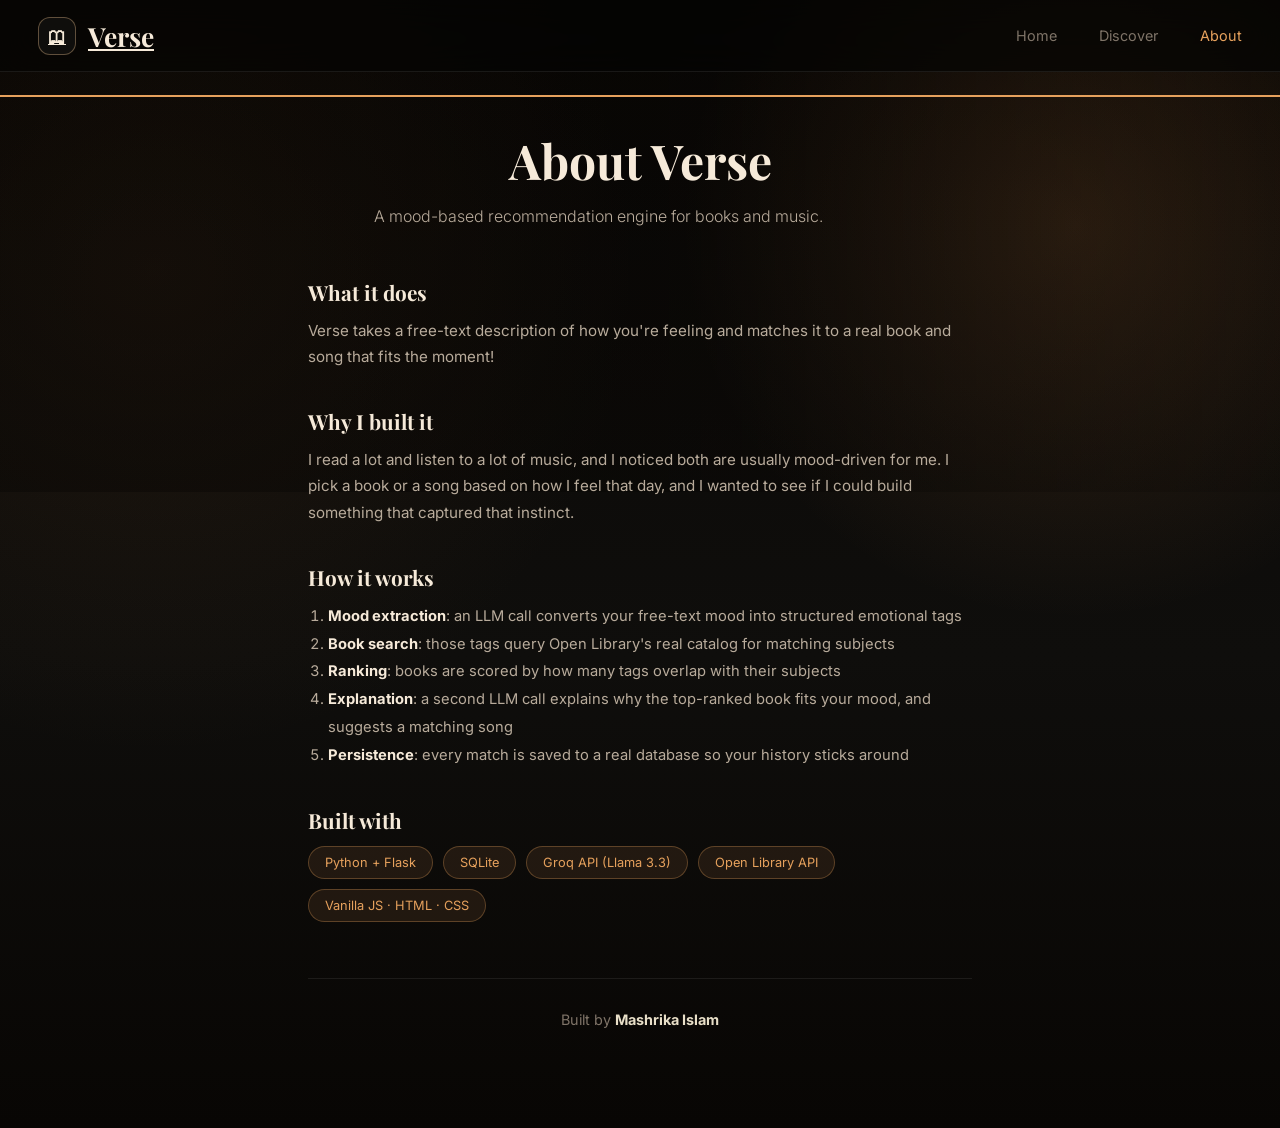
<file: about.html>
<!DOCTYPE html>
<html lang="en">
<head>
  <meta charset="UTF-8" />
  <meta name="viewport" content="width=device-width, initial-scale=1.0" />
  <title>About Verse</title>

  <link href="https://fonts.googleapis.com/css2?family=Playfair+Display:ital,wght@0,400;0,600;0,700;1,400&family=Inter:wght@300;400;500;600;700&display=swap" rel="stylesheet">
  <link rel="stylesheet" href="style.css" />
  <link rel="stylesheet" href="about.css" />
</head>

<body>
  <div class="app-shell">

    <nav class="navbar">
      <a href="index.html" class="brand">
        <div class="brand-icon">🕮</div>
        <span>Verse</span>
      </a>

      <div class="nav-links">
        <a href="index.html">Home</a>
        <a href="discover.html">Discover</a>
        <a href="about.html" class="active">About</a>
      </div>
    </nav>

    <main class="about-main">
      <section class="about-hero">
        <h1>About Verse</h1>
        <p class="tagline">A mood-based recommendation engine for books and music.</p>
      </section>

      <section class="about-section">
        <h2>What it does</h2>
        <p>Verse takes a free-text description of how you're feeling and matches it to a real book and song that fits the moment! </p>
      </section>

      <section class="about-section">
        <h2>Why I built it</h2>
        <p>I read a lot and listen to a lot of music, and I noticed both are usually mood-driven for me. I pick a book or a song based on how I feel that day, and I wanted to see if I could build something that captured that instinct.</p>
      </section>

      <section class="about-section">
        <h2>How it works</h2>
        <ol class="how-list">
          <li><strong>Mood extraction</strong>: an LLM call converts your free-text mood into structured emotional tags</li>
          <li><strong>Book search</strong>: those tags query Open Library's real catalog for matching subjects</li>
          <li><strong>Ranking</strong>: books are scored by how many tags overlap with their subjects</li>
          <li><strong>Explanation</strong>: a second LLM call explains why the top-ranked book fits your mood, and suggests a matching song</li>
          <li><strong>Persistence</strong>: every match is saved to a real database so your history sticks around</li>
        </ol>
      </section>

      <section class="about-section">
        <h2>Built with</h2>
        <div class="tech-tags">
          <span class="tech-tag">Python + Flask</span>
          <span class="tech-tag">SQLite</span>
          <span class="tech-tag">Groq API (Llama 3.3)</span>
          <span class="tech-tag">Open Library API</span>
          <span class="tech-tag">Vanilla JS · HTML · CSS</span>
        </div>
      </section>

      <section class="about-footer">
        <p>Built by <strong>Mashrika Islam</strong></p>
      </section>
    </main>

  </div>
  <script src="theme.js"></script>
</body>
</html>
</file>
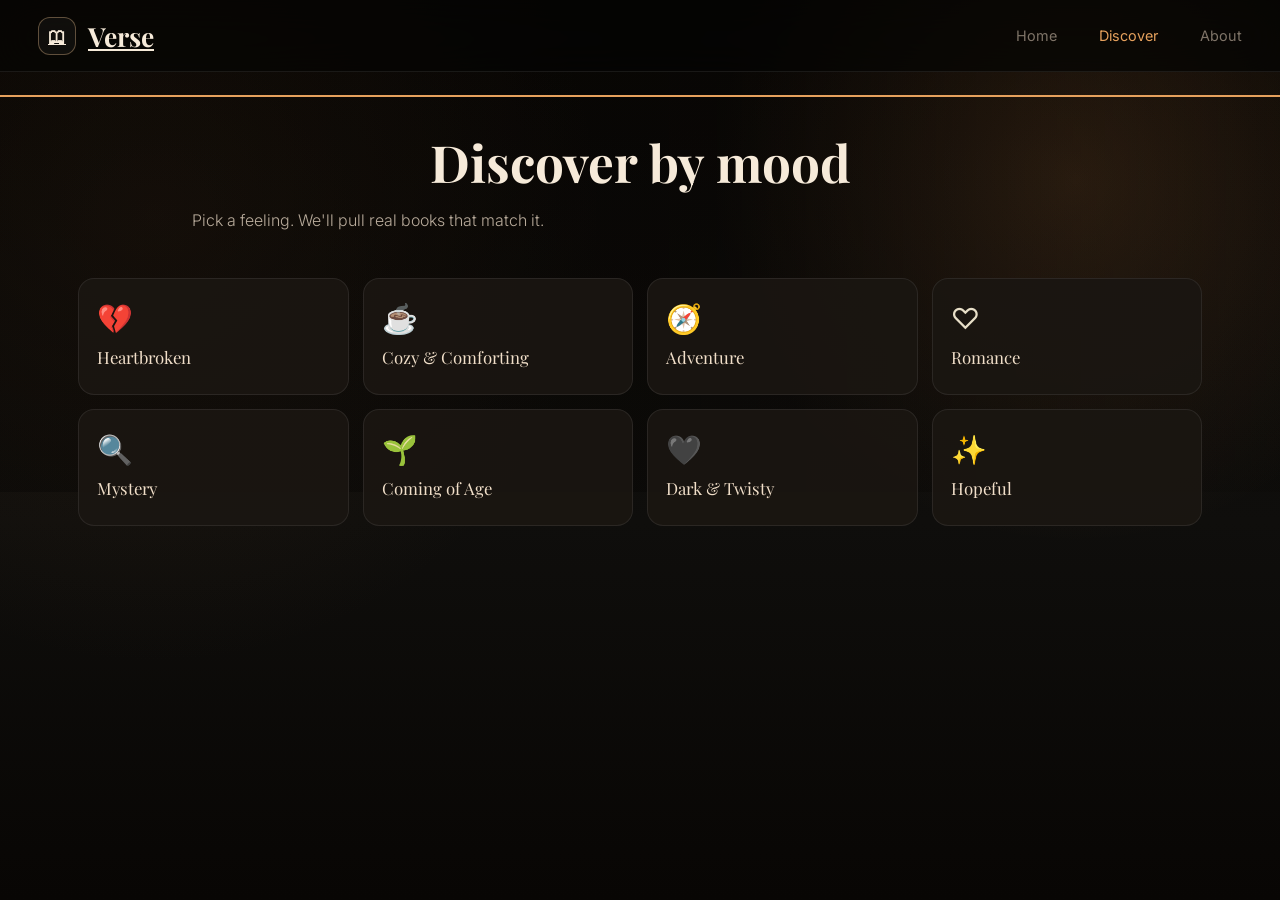
<file: discover.html>
<!DOCTYPE html>
<html lang="en">
<head>
  <meta charset="UTF-8" />
  <meta name="viewport" content="width=device-width, initial-scale=1.0" />
  <title>Discover — Verse</title>

  <link href="https://fonts.googleapis.com/css2?family=Playfair+Display:ital,wght@0,400;0,600;0,700;1,400&family=Inter:wght@300;400;500;600;700&display=swap" rel="stylesheet">
  <link rel="stylesheet" href="style.css" />
  <link rel="stylesheet" href="discover.css" />
</head>

<body>
  <div class="app-shell">

    <nav class="navbar">
      <a href="index.html" class="brand">
        <div class="brand-icon">🕮</div>
        <span>Verse</span>
      </a>

      <div class="nav-links">
        <a href="index.html">Home</a>
        <a href="discover.html" class="active">Discover</a>
        <a href="about.html">About</a>
      </div>
    </nav>

    <main>
      <section class="discover-hero">
        <h1>Discover by mood</h1>
        <p class="tagline">Pick a feeling. We'll pull real books that match it.</p>
      </section>

      <section class="category-grid" id="category-grid">
        <!-- categories injected by JS -->
      </section>

      <section id="book-results" class="book-results"></section>
    </main>

  </div>

  <script src="discover.js"></script>
  <script src="theme.js"></script>
  
</body>
</html>
</file>
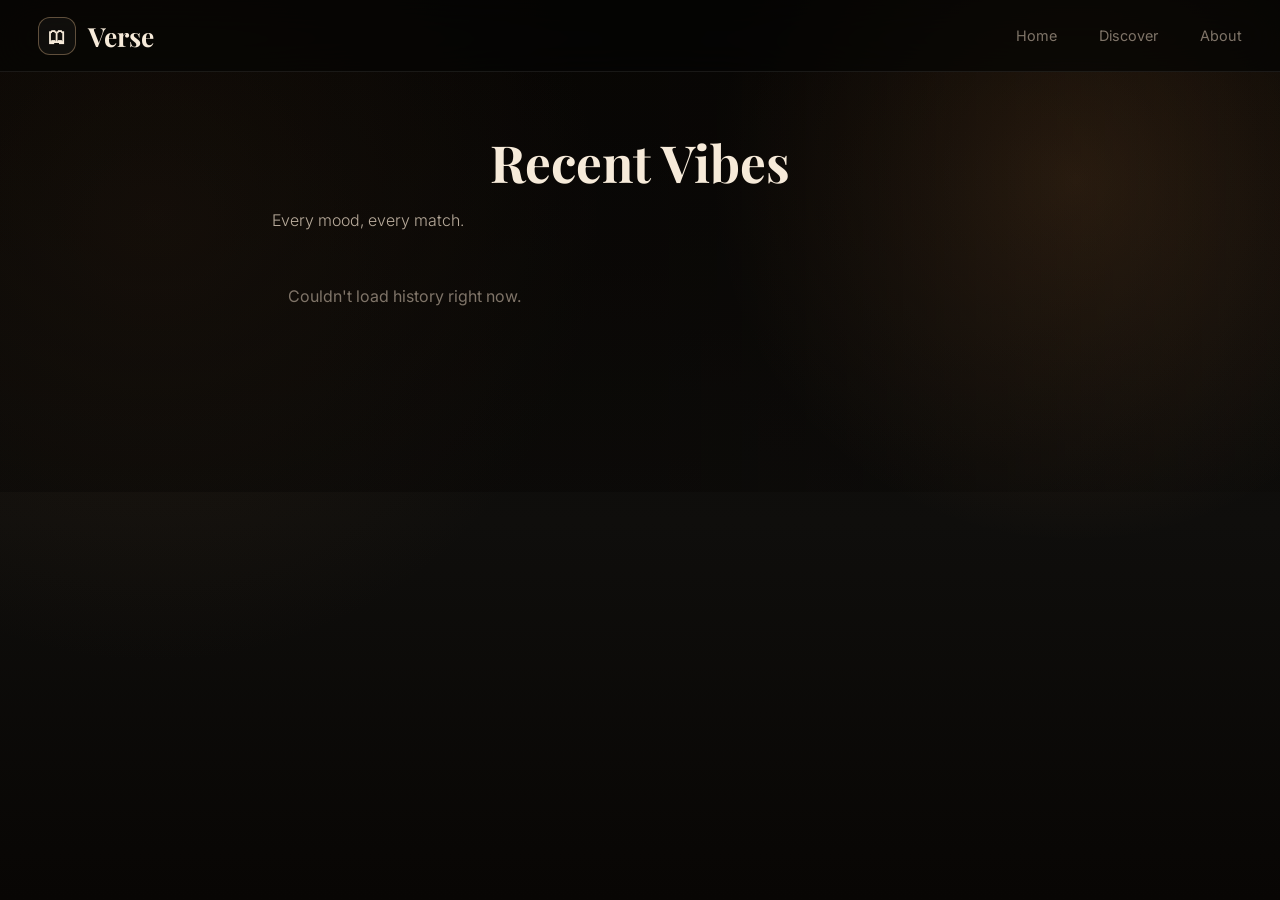
<file: history.html>
<!DOCTYPE html>
<html lang="en">
<head>
  <meta charset="UTF-8" />
  <meta name="viewport" content="width=device-width, initial-scale=1.0" />
  <title>Recent Recommendations — Verse</title>
  <link href="https://fonts.googleapis.com/css2?family=Playfair+Display:ital,wght@0,400;0,600;0,700;1,400&family=Inter:wght@300;400;500;600;700&display=swap" rel="stylesheet">
  <link rel="stylesheet" href="style.css" />
  <link rel="stylesheet" href="history.css" />
</head>
<body>
  <div class="app-shell">
    <nav class="navbar">
      <a href="index.html" class="brand" style="text-decoration:none;">
        <div class="brand-icon">🕮</div>
        <span>Verse</span>
      </a>
      <div class="nav-links">
        <a href="index.html">Home</a>
        <a href="discover.html">Discover</a>
        <a href="about.html">About</a>
      </div>
    </nav>

    <main>
      <section class="history-hero">
        <h1>Recent Vibes</h1>
        <p class="tagline">Every mood, every match.</p>
      </section>

      <section class="history-list" id="history-list">
        <p class="loading">Loading recent vibes...</p>
      </section>
    </main>
  </div>

  <script src="theme.js"></script>
  <script src="history-page.js"></script>
</body>
</html>
</file>
<file: style.css>
*,
*::before,
*::after {
  box-sizing: border-box;
  margin: 0;
  padding: 0;
}
:root {
  --bg-main: #080604;
  --bg-mid: #0f0e0c;
  --bg-card: rgba(27, 22, 18, 0.92);
  --text-primary: #e8dfc8;
  --text-heading: #f6ead9;
  --text-muted: #b8ab9b;
  --text-faint: #7f7468;
  --border-color: rgba(255, 255, 255, 0.08);
  --accent: #e6a15d;
  --hero-overlay: rgba(8, 6, 4, 0.96);
  --hero-overlay-2: rgba(8, 6, 4, 0.25);
}

body.day-mode {
  --bg-main: #fdf6ec;
  --bg-mid: #faeed9;
  --bg-card: rgba(255, 252, 246, 0.94);
  --text-primary: #3d2f22;
  --text-heading: #2b2015;
  --text-muted: #7a6650;
  --text-faint: #9c8a73;
  --border-color: rgba(61, 47, 34, 0.1);
  --accent: #c75e3c;
  --hero-overlay: rgba(253, 246, 236, 0.88);
  --hero-overlay-2: rgba(253, 246, 236, 0.35);
}

body {
  font-family: 'Inter', sans-serif;
  background:
    radial-gradient(circle at 84% 20%, rgba(201, 129, 66, 0.2), transparent 28%),
    radial-gradient(circle at 12% 24%, rgba(111, 73, 38, 0.18), transparent 34%),
    linear-gradient(180deg, var(--bg-main) 0%, var(--bg-mid) 58%, var(--bg-main) 100%);
  color: var(--text-primary);
  min-height: 100vh;
  transition: background 0.4s ease, color 0.4s ease;
}

body::before {
  content: "";
  position: fixed;
  inset: 72px 0 auto 0;
  height: 420px;
  pointer-events: none;
  background:
    linear-gradient(90deg, var(--hero-overlay) 0%, var(--hero-overlay) 52%, var(--hero-overlay-2) 100%),
    url("https://images.unsplash.com/photo-1507842217343-583bb7270b66?auto=format&fit=crop&w=1800&q=80");
  background-size: cover;
  background-position: center;
  opacity: 0.42;
  z-index: -1;
  transition: opacity 0.4s ease;
}

body.day-mode::before {
  background:
    linear-gradient(90deg, var(--hero-overlay) 0%, var(--hero-overlay) 52%, var(--hero-overlay-2) 100%),
    url("https://i.imgur.com/YFcIeOl.jpeg");
  background-size: cover;
  background-position: center;
  opacity: 0.65;
}
.app-shell {
  min-height: 100vh;
}

/* Navbar */

.navbar {
  height: 72px;
  padding: 0 38px;
  display: flex;
  align-items: center;
  justify-content: space-between;
  border-bottom: 1px solid var(--border-color);
  background: rgba(5, 4, 3, 0.76);
  backdrop-filter: blur(18px);
  position: sticky;
  top: 0;
  z-index: 10;
}

.brand {
  display: flex;
  align-items: center;
  gap: 12px;
  font-family: 'Playfair Display', serif;
  font-size: 1.65rem;
  font-weight: 700;
  color: var(--text-heading);
}

.brand-icon {
  width: 38px;
  height: 38px;
  border: 1px solid rgba(240, 198, 144, 0.36);
  border-radius: 12px;
  display: grid;
  place-items: center;
  background: rgba(255, 255, 255, 0.04);
  font-size: 1.1rem;
}

.nav-links {
  display: flex;
  gap: 42px;
  font-size: 0.9rem;
  color: var(--text-faint);
}

.nav-links a {
  cursor: pointer;
  text-decoration: none;
  color: var(--text-faint);
}

.nav-links .active {
  color: var(--accent);
}
.nav-links .active::after {
  content: "";
  position: absolute;
  left: 0;
  right: 0;
  bottom: -26px;
  height: 2px;
  background: var(--accent);
}

.mode-pill {
  background: rgba(255, 255, 255, 0.06);
  border: 1px solid var(--border-color);
  color: #dfd0bd;
  border-radius: 999px;
  padding: 10px 16px;
  min-height: auto;
  box-shadow: none;
}

/* Hero */

.hero {
  max-width: 1180px;
  margin: 0 auto;
  padding: 70px 28px 22px;
  min-height: 360px;
}

.hero-content {
  max-width: 830px;
}

.hero h1 {
  font-family: 'Playfair Display', serif;
  font-size: clamp(3rem, 6vw, 5.35rem);
  line-height: 0.97;
  letter-spacing: -0.055em;
  color: var(--text-heading);
  margin-bottom: 20px;
  font-weight: 600;
}

.tagline {
  color: var(--text-muted);
  font-size: 1.05rem;
  line-height: 1.6;
  max-width: 580px;
  font-weight: 300;
}

/* Input */

.input-section {
  display: grid;
  grid-template-columns: minmax(0, 1fr) 172px;
  gap: 16px;
  align-items: center;
  margin-top: 28px;
}

textarea {
  width: 100%;
  height: 78px;
  padding: 18px 20px;
  font-family: 'Inter', sans-serif;
  font-size: 0.95rem;
  line-height: 1.5;
  border: 1px solid var(--border-color);
  border-radius: 14px;
  background: var(--bg-card);
  resize: none;
  color: var(--text-primary);
  box-shadow: inset 0 0 0 1px rgba(255, 255, 255, 0.02);
}

textarea::placeholder {
  color: var(--text-faint);
}

textarea:focus {
  outline: none;
  border-color: #e6a15d;
}

button {
  background: linear-gradient(135deg, var(--accent), #b54e30);
  color: #21140b;
  padding: 16px 24px;
  border: none;
  border-radius: 14px;
  font-family: 'Inter', sans-serif;
  font-size: 0.95rem;
  font-weight: 700;
  cursor: pointer;
  min-height: 58px;
  box-shadow: 0 16px 38px rgba(195, 105, 40, 0.22);
  transition: transform 0.15s, opacity 0.2s;
}

button:hover {
  opacity: 0.92;
}

button:active {
  transform: scale(0.98);
}

button:disabled {
  background: #4a4030;
  color: #7a6a50;
  cursor: not-allowed;
}

.match-btn {
  display: flex;
  align-items: center;
  justify-content: center;
  gap: 12px;
}

.try-row {
  display: flex;
  align-items: center;
  gap: 12px;
  margin-top: 18px;
  color: #a99b8b;
  font-size: 0.82rem;
}

.mood-chips {
  display: flex;
  flex-wrap: wrap;
  gap: 9px;
  margin: 0;
}

.chip {
  background: rgba(255, 255, 255, 0.06);
  border: 1px solid var(--border-color);
  color: #cbbdaa;
  padding: 7px 14px;
  border-radius: 999px;
  font-size: 0.78rem;
  cursor: pointer;
  transition: all 0.2s;
}

.chip:hover {
  background: rgba(230, 161, 93, 0.18);
  color: #f6d2a8;
  border-color: rgba(230, 161, 93, 0.45);
}

/* Results */

#result {
  max-width: 1180px;
  margin: 26px auto 0;
  padding: 0 28px;
}

.matches-grid {
  display: grid;
  grid-template-columns: 1.05fr 0.95fr;
  gap: 14px;
  animation: fadeUp 0.4s ease;
}

.match-card {
  background: var(--bg-card);
  border: 1px solid var(--border-color);
  border-radius: 18px;
  padding: 18px;
  box-shadow: 0 18px 60px rgba(0, 0, 0, 0.42);
}
.card-label {
  font-family: 'Playfair Display', serif;
  font-size: 1.05rem;
  color: var(--text-heading);
  margin-bottom: 14px;
}

.book-layout,
.song-layout {
  display: grid;
  grid-template-columns: 150px 1fr;
  gap: 24px;
}

.cover {
  width: 150px;
  height: 220px;
  object-fit: cover;
  border-radius: 10px;
  box-shadow: 0 14px 35px rgba(0, 0, 0, 0.55);
}

.book-info h2,
.song-info h2 {
  font-family: 'Playfair Display', serif;
  font-size: 1.85rem;
  font-weight: 400;
  line-height: 1.15;
  color: #f7ead9;
  margin-bottom: 5px;
}

.author {
  color: #b7a693;
  font-size: 0.9rem;
  margin-bottom: 12px;
}

.book-meta {
  display: flex;
  gap: 12px;
  flex-wrap: wrap;
  color: #e2a45f;
  font-size: 0.78rem;
  margin-bottom: 16px;
}

.why {
  font-size: 0.92rem;
  line-height: 1.65;
  color: #c9bbaa;
  margin-bottom: 14px;
}

.firstline {
  font-family: 'Playfair Display', serif;
  font-style: italic;
  color: #8e8172;
  font-size: 0.9rem;
  border-left: 2px solid rgba(230, 161, 93, 0.32);
  padding-left: 14px;
  margin-bottom: 18px;
  line-height: 1.55;
}

.card-actions {
  display: flex;
  justify-content: space-between;
  gap: 14px;
  align-items: center;
}

.outline-btn,
.spotify-btn {
  display: inline-block;
  border: 1px solid rgba(255, 255, 255, 0.14);
  color: #f0dec9;
  background: rgba(255, 255, 255, 0.04);
  padding: 10px 16px;
  border-radius: 9px;
  text-decoration: none;
  font-size: 0.82rem;
}

.ghost-btn {
  background: transparent;
  color: #d7a06a;
  box-shadow: none;
  padding: 0;
  min-height: auto;
  font-size: 0.8rem;
}

.album-art {
  width: 150px;
  height: 150px;
  border-radius: 12px;
  display: grid;
  place-items: center;
  font-size: 3rem;
  color: rgba(255, 255, 255, 0.65);
  background:
    linear-gradient(160deg, rgba(148, 132, 111, 0.5), rgba(38, 35, 32, 0.95)),
    radial-gradient(circle at 30% 20%, rgba(244, 178, 104, 0.45), transparent 36%);
  box-shadow: 0 14px 35px rgba(0, 0, 0, 0.45);
}

.song-reason {
  font-size: 0.92rem;
  color: #c9bbaa;
  line-height: 1.65;
  margin: 18px 0;
}

.fake-player {
  display: grid;
  grid-template-columns: 42px auto 1fr auto;
  gap: 10px;
  align-items: center;
  color: #9f9283;
  font-size: 0.78rem;
  margin-bottom: 18px;
}

.fake-player button {
  width: 42px;
  height: 42px;
  min-height: 42px;
  padding: 0;
  border-radius: 50%;
}

.player-line {
  height: 4px;
  background: rgba(255, 255, 255, 0.12);
  border-radius: 999px;
}

.spotify-btn {
  border-color: rgba(30, 215, 96, 0.35);
  color: #dfffe9;
}

/* Source cards */

.source-row {
  max-width: 1180px;
  margin: 10px auto 0;
  padding: 0 28px;
  display: grid;
  grid-template-columns: 1fr 1fr;
  gap: 14px;
}

.source-card {
  background: var(--bg-card);
  border: 1px solid var(--border-color);
  border-radius: 14px;
  padding: 14px 18px;
  display: flex;
  align-items: center;
  gap: 14px;
}

.source-icon {
  font-size: 1.6rem;
  color: #dca060;
}

.spotify-dot {
  color: #1db954;
}

.source-card strong {
  color: #dfd2bf;
  font-size: 0.84rem;
  font-weight: 600;
}

.source-card p {
  color: var(--text-faint);
  font-size: 0.74rem;
  margin-top: 3px;
}

/* Bottom dashboard */

.dashboard-row {
  max-width: 1180px;
  margin: 14px auto 80px;
  padding: 0 28px;
  display: grid;
  grid-template-columns: 1fr 1fr 1fr;
  gap: 14px;
}

.mini-panel {
  background: var(--bg-card);
  border: 1px solid var(--border-color);
  border-radius: 16px;
  padding: 16px;
  min-height: 190px;
}

.panel-header {
  display: flex;
  justify-content: space-between;
  align-items: center;
  margin-bottom: 14px;
}

.panel-header h2 {
  font-family: 'Playfair Display', serif;
  font-size: 1rem;
  color: #f3e5d2;
}

.panel-header span {
  color: #c9935c;
  font-size: 0.75rem;
}

.mood-gallery {
  display: grid;
  grid-template-columns: repeat(4, 1fr);
  gap: 10px;
}

.mood-gallery div {
  min-height: 116px;
  border-radius: 12px;
  padding: 10px;
  background:
    linear-gradient(180deg, rgba(89, 66, 48, 0.58), rgba(17, 14, 12, 0.95));
  display: flex;
  flex-direction: column;
  justify-content: space-between;
}

.mood-art {
  font-size: 1.45rem;
}

.mood-gallery p {
  color: #ead8c2;
  font-size: 0.76rem;
  line-height: 1.2;
}

.recent-list {
  display: flex;
  flex-direction: column;
}

.recent-list:empty::before {
  content: "Your recent matches will appear here after you get a recommendation.";
  color: var(--text-faint);
  font-size: 0.82rem;
  line-height: 1.5;
}

.history-card {
  display: grid;
  grid-template-columns: 42px 1fr auto;
  gap: 10px;
  align-items: start;
  padding: 9px 0;
  border-bottom: 1px solid rgba(255, 255, 255, 0.06);
}

.history-cover {
  width: 42px;
  height: 58px;
  object-fit: cover;
  border-radius: 5px;
}

.history-info h3 {
  font-family: 'Inter', sans-serif;
  font-size: 0.78rem;
  color: #dfd0bd;
  font-weight: 500;
  margin-bottom: 3px;
}

.history-mood {
  color: #8f8376;
  font-size: 0.72rem;
  line-height: 1.35;
  display: -webkit-box;
  -webkit-line-clamp: 1;
  -webkit-box-orient: vertical;
  overflow: hidden;
}

.history-date,
.history-info .author,
.history-info .more-link {
  display: none;
}

.delete-btn {
  background: none;
  border: none;
  box-shadow: none;
  min-height: auto;
  color: #695f54;
  cursor: pointer;
  font-size: 0.8rem;
  padding: 0;
}

.delete-btn:hover {
  color: #b89d80;
}

.book-strip {
  display: grid;
  grid-template-columns: repeat(3, 1fr);
  gap: 9px;
}

/* Loading */

.loading {
  text-align: center;
  color: var(--text-faint);
  font-size: 0.9rem;
  padding: 34px 0;
  animation: pulse 1.5s ease-in-out infinite;
}

.error-message {
  max-width: 1180px;
  margin: 0 auto;
  color: #bda996;
  background: var(--bg-card);
  border: 1px solid var(--border-color);
  border-radius: 16px;
  padding: 22px;
}

@keyframes pulse {
  0%, 100% {
    opacity: 1;
  }

  50% {
    opacity: 0.35;
  }
}

@keyframes fadeUp {
  from {
    opacity: 0;
    transform: translateY(12px);
  }

  to {
    opacity: 1;
    transform: translateY(0);
  }
}

/* Mobile */

@media (max-width: 900px) {
  .navbar {
    padding: 0 20px;
  }

  .nav-links {
    display: none;
  }

  .input-section,
  .matches-grid,
  .source-row,
  .dashboard-row {
    grid-template-columns: 1fr;
  }

  .book-layout,
  .song-layout {
    grid-template-columns: 110px 1fr;
  }

  .cover {
    width: 110px;
    height: 165px;
  }

  .album-art {
    width: 110px;
    height: 110px;
  }

  .hero {
    padding-top: 46px;
  }

  .try-row {
    align-items: flex-start;
    flex-direction: column;
  }
}

@media (max-width: 560px) {
  .brand {
    font-size: 1.35rem;
  }

  .mode-pill {
    display: none;
  }

  .hero {
    padding-left: 20px;
    padding-right: 20px;
  }

  #result,
  .source-row,
  .dashboard-row {
    padding-left: 20px;
    padding-right: 20px;
  }

  .book-layout,
  .song-layout {
    grid-template-columns: 1fr;
  }

  .cover,
  .album-art {
    width: 125px;
  }

  .cover {
    height: 185px;
  }

  .dashboard-row {
    display: none;
  }

  .source-row {
    display: none;
  }
}

.album-art-img {
  width: 150px;
  height: 150px;
  object-fit: cover;
  border-radius: 12px;
  box-shadow: 0 14px 35px rgba(0, 0, 0, 0.45);
  flex-shrink: 0;
}

.curated-badge {
  display: inline-block;
  background: rgba(230, 161, 93, 0.15);
  border: 1px solid rgba(230, 161, 93, 0.4);
  color: #e6a15d;
  font-size: 0.7rem;
  font-weight: 600;
  letter-spacing: 1px;
  text-transform: uppercase;
  padding: 4px 10px;
  border-radius: 999px;
  margin-bottom: 8px;
  display: block;
  width: fit-content;
}

.book-strip {
  display: grid;
  grid-template-columns: repeat(3, 1fr);
  gap: 9px;
}

.book-strip-item {
  text-decoration: none;
  border-radius: 10px;
  overflow: hidden;
  position: relative;
  min-height: 142px;
  display: block;
}

.book-strip-cover {
  width: 100%;
  height: 142px;
  object-fit: cover;
  border-radius: 10px;
  display: block;
}

.book-strip-item span {
  position: absolute;
  bottom: 0;
  left: 0;
  right: 0;
  padding: 8px 10px;
  background: linear-gradient(to top, rgba(0,0,0,0.8), transparent);
  color: #f2e5d5;
  font-family: 'Playfair Display', serif;
  font-size: 0.72rem;
  line-height: 1.25;
  border-radius: 0 0 10px 10px;
}
</file>
<file: about.css>
.about-main {
  max-width: 720px;
  margin: 0 auto;
  padding: 56px 28px 100px;
}

.about-hero {
  text-align: center;
  margin-bottom: 48px;
}

.about-hero h1 {
  font-family: 'Playfair Display', serif;
  font-size: clamp(2.2rem, 4.5vw, 3rem);
  color: var(--text-heading);
  margin-bottom: 12px;
}

.about-hero .tagline {
  color: var(--text-muted);
  font-size: 1rem;
}

.about-section {
  margin-bottom: 36px;
}

.about-section h2 {
  font-family: 'Playfair Display', serif;
  font-size: 1.3rem;
  color: var(--text-heading);
  margin-bottom: 12px;
}

.about-section p {
  color: var(--text-muted);
  font-size: 0.95rem;
  line-height: 1.75;
}

.how-list {
  color: var(--text-muted);
  font-size: 0.92rem;
  line-height: 1.9;
  padding-left: 20px;
}

.how-list strong {
  color: var(--text-heading);
}

.tech-tags {
  display: flex;
  flex-wrap: wrap;
  gap: 10px;
}

.tech-tag {
  background: rgba(230, 161, 93, 0.1);
  border: 1px solid rgba(230, 161, 93, 0.3);
  color: var(--accent);
  padding: 8px 16px;
  border-radius: 999px;
  font-size: 0.8rem;
}

.about-footer {
  text-align: center;
  margin-top: 56px;
  padding-top: 32px;
  border-top: 1px solid var(--border-color);
  color: var(--text-faint);
  font-size: 0.9rem;
}

.about-footer strong {
  color: var(--text-primary);
}

@media (max-width: 560px) {
  .about-main { padding: 40px 20px 80px; }
}
</file>
<file: discover.css>
.discover-hero h1 {
  color: var(--text-heading);
}

.discover-hero .tagline {
  color: var(--text-muted);
}

.category-name {
  color: var(--text-heading);
}

.category-desc {
  color: var(--text-faint);
}

.results-heading {
  color: var(--text-heading);
}

.book-grid-title {
  color: var(--text-heading);
}

.book-grid-author {
  color: var(--text-faint);
}

.category-card {
  background: var(--bg-card);
  border-color: var(--border-color);
}

.book-grid-card {
  background: var(--bg-card);
  border-color: var(--border-color);
}

.discover-hero {
  max-width: 1180px;
  margin: 0 auto;
  padding: 56px 28px 12px;
  text-align: center;
}

.discover-hero h1 {
  font-family: 'Playfair Display', serif;
  font-size: clamp(2.2rem, 4.5vw, 3.2rem);
  color: var(--text-heading);;
  margin-bottom: 12px;
}

.discover-hero .tagline {
  color: var(--text-muted);  font-size: 1rem;
}

.category-grid {
  max-width: 1180px;
  margin: 32px auto 0;
  padding: 0 28px;
  display: grid;
  grid-template-columns: repeat(4, 1fr);
  gap: 14px;
}

.category-card {
  background: rgba(27, 22, 18, 0.92);
  border: 1px solid rgba(255, 255, 255, 0.08);
  border-radius: 16px;
  padding: 22px 18px;
  cursor: pointer;
  transition: border-color 0.2s, transform 0.15s;
  text-align: left;
}

.category-card:hover {
  border-color: rgba(230, 161, 93, 0.45);
  transform: translateY(-2px);
}

.category-card.active {
  border-color: #e6a15d;
  background: rgba(230, 161, 93, 0.1);
}

.category-emoji {
  font-size: 1.8rem;
  margin-bottom: 10px;
  display: block;
}

.category-name {
  font-family: 'Playfair Display', serif;
  font-size: 1.05rem;
  color: #f1dfc9;
  margin-bottom: 4px;
}

.category-desc {
  font-size: 0.78rem;
  color: #8d8171;
  line-height: 1.4;
}

.book-results {
  max-width: 1180px;
  margin: 40px auto 80px;
  padding: 0 28px;
}

.results-heading {
  font-family: 'Playfair Display', serif;
  font-size: 1.3rem;
  color: #f1dfc9;
  margin-bottom: 20px;
  border-top: 1px solid rgba(255, 255, 255, 0.08);
  padding-top: 32px;
}

.book-grid {
  display: grid;
  grid-template-columns: repeat(5, 1fr);
  gap: 18px;
}

.book-grid-card {
  background: rgba(27, 22, 18, 0.92);
  border: 1px solid rgba(255, 255, 255, 0.08);
  border-radius: 12px;
  padding: 12px;
  text-decoration: none;
  transition: border-color 0.2s, transform 0.15s;
}

.book-grid-card:hover {
  border-color: rgba(230, 161, 93, 0.45);
  transform: translateY(-2px);
}

.book-grid-cover {
  width: 100%;
  height: 200px;
  object-fit: cover;
  border-radius: 8px;
  margin-bottom: 10px;
  background: rgba(255, 255, 255, 0.04);
  box-shadow: 0 10px 24px rgba(0, 0, 0, 0.4);
}

.book-grid-title {
  font-family: 'Playfair Display', serif;
  font-size: 0.88rem;
  color: #f1dfc9;
  line-height: 1.3;
  margin-bottom: 4px;
}

.book-grid-author {
  font-size: 0.74rem;
  color: #8d8171;
}

.discover-loading {
  text-align: center;
  color: #7f7468;
  font-size: 0.9rem;
  padding: 40px 0;
  animation: pulse 1.5s ease-in-out infinite;
}

@media (max-width: 900px) {
  .category-grid { grid-template-columns: repeat(2, 1fr); }
  .book-grid { grid-template-columns: repeat(3, 1fr); }
}

@media (max-width: 560px) {
  .category-grid { grid-template-columns: 1fr 1fr; padding: 0 20px; }
  .book-grid { grid-template-columns: repeat(2, 1fr); }
  .book-results, .discover-hero { padding-left: 20px; padding-right: 20px; }
}
</file>
<file: history.css>
.history-hero {
  max-width: 1180px;
  margin: 0 auto;
  padding: 56px 28px 12px;
  text-align: center;
}

.history-hero h1 {
  font-family: 'Playfair Display', serif;
  font-size: clamp(2.2rem, 4.5vw, 3.2rem);
  color: var(--text-heading);
  margin-bottom: 12px;
}

.history-hero .tagline {
  color: var(--text-muted);
  font-size: 1rem;
}

.history-list {
  max-width: 760px;
  margin: 40px auto 80px;
  padding: 0 28px;
  display: flex;
  flex-direction: column;
  gap: 16px;
}

.history-entry {
  background: var(--bg-card);
  border: 1px solid var(--border-color);
  border-radius: 16px;
  padding: 20px;
  display: flex;
  gap: 20px;
  align-items: flex-start;
  transition: border-color 0.2s;
}

.history-entry:hover {
  border-color: var(--accent);
}

.history-entry-cover {
  width: 70px;
  height: 100px;
  object-fit: cover;
  border-radius: 8px;
  box-shadow: 0 8px 20px rgba(0,0,0,0.4);
  flex-shrink: 0;
  background: linear-gradient(160deg, rgba(89,66,48,0.58), rgba(17,14,12,0.95));
}

.history-entry-info {
  flex: 1;
}

.history-entry-mood {
  font-style: italic;
  color: var(--text-faint);
  font-size: 0.82rem;
  margin-bottom: 8px;
  line-height: 1.4;
}

.history-entry-title {
  font-family: 'Playfair Display', serif;
  font-size: 1.1rem;
  color: var(--text-heading);
  margin-bottom: 2px;
}

.history-entry-author {
  color: var(--text-faint);
  font-size: 0.8rem;
  margin-bottom: 10px;
}

.history-entry-song {
  font-size: 0.8rem;
  color: var(--accent);
  margin-bottom: 10px;
}

.history-entry-date {
  font-size: 0.72rem;
  color: var(--text-faint);
}

.history-entry-link {
  display: inline-block;
  color: var(--accent);
  font-size: 0.78rem;
  text-decoration: none;
  border-bottom: 1px solid var(--accent);
  margin-top: 8px;
}

@media (max-width: 560px) {
  .history-list { padding: 0 20px; }
  .history-hero { padding-left: 20px; padding-right: 20px; }
}
</file>
